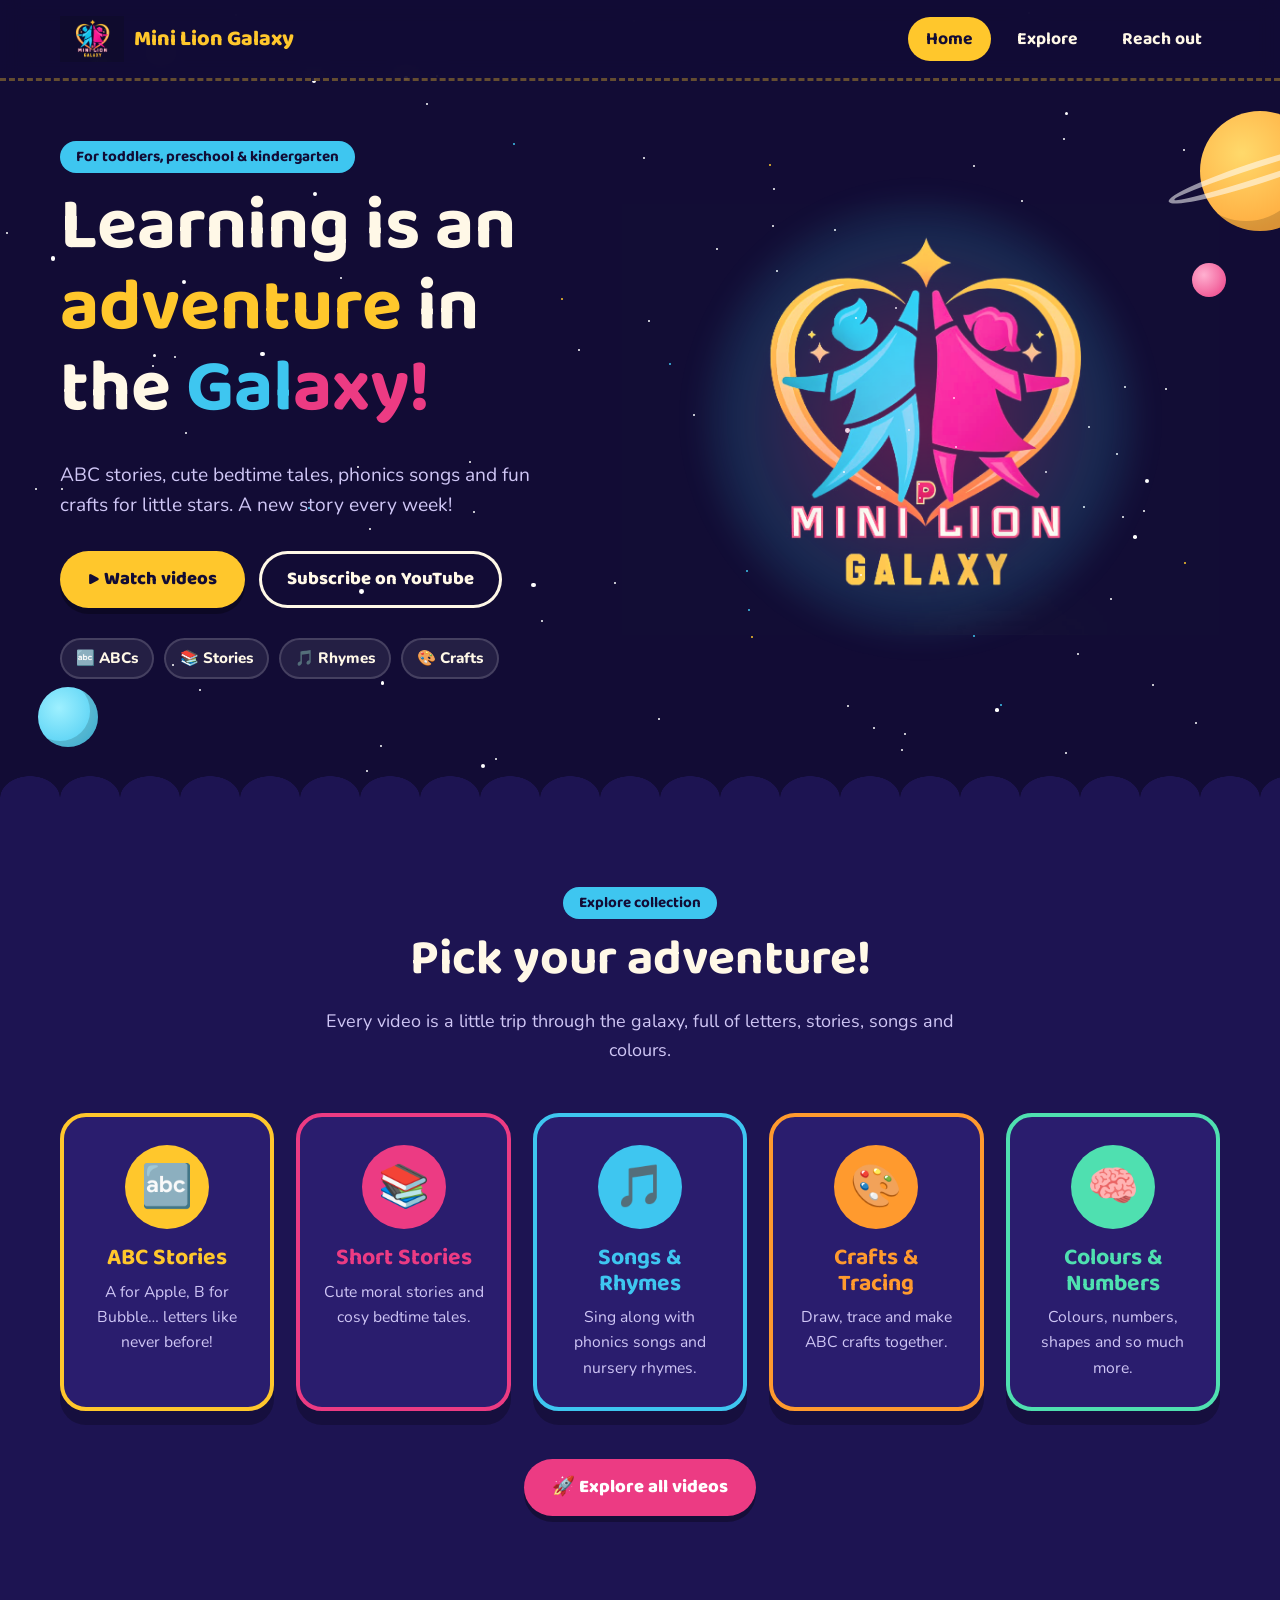
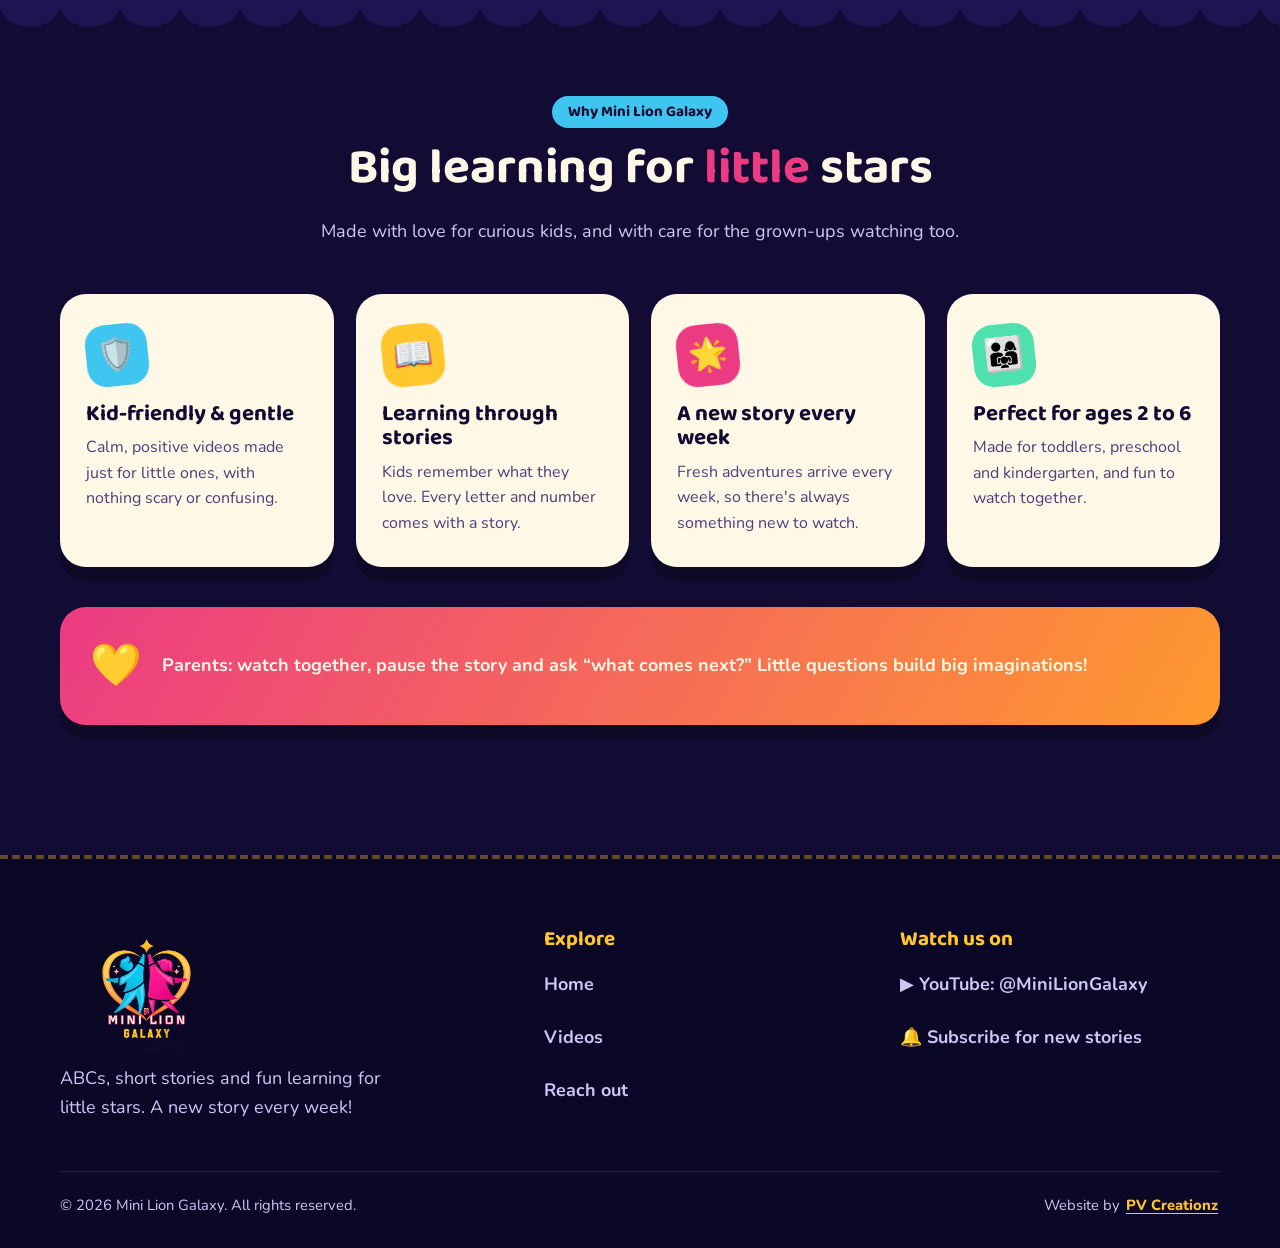
<file: index.html>
<!doctype html>
<html lang="en">
<head>
  <meta charset="utf-8">
  <meta name="viewport" content="width=device-width, initial-scale=1">
  <meta name="robots" content="noindex, nofollow">
  <title>Mini Lion Galaxy | ABCs, Stories &amp; Fun Learning for Little Stars</title>
  <meta name="description" content="ABC stories, bedtime tales, phonics songs and crafts for toddlers, preschool and kindergarten kids. A new story every week!">
  <meta name="theme-color" content="#120c35">
  <link rel="icon" href="logo.jpg">
  <link rel="preconnect" href="https://fonts.googleapis.com">
  <link rel="preconnect" href="https://fonts.gstatic.com" crossorigin>
  <link href="https://fonts.googleapis.com/css2?family=Baloo+2:wght@600;700;800&family=Nunito:wght@400;700;800&display=swap" rel="stylesheet">
  <link rel="stylesheet" href="style.css?v=4">
  <style>
    /* Hero logo size (home page only) */
    .hero-grid { grid-template-columns: 1fr 1.15fr; }
    .hero-art .logo-img { max-width: 620px; }
    /* Small pink planet: keep it at the right edge, clear of the logo */
    .hero-art .planet-3 { left: auto; right: -6px; top: 14%; z-index: 0; }
    @media (max-width: 860px) {
      .hero-art .planet-3 { right: auto; left: 6px; top: 8%; width: 26px; height: 26px; }
      .hero-grid { grid-template-columns: 1fr; }
      .hero-art .logo-img { max-width: 440px; }
    }
  </style>
</head>
<body>
  <a class="skip-link" href="#main">Skip to content</a>
  <div class="starfield" aria-hidden="true"></div>

  <header class="site-header">
    <div class="wrap header-inner">
      <a class="brand" href="./" aria-label="Mini Lion Galaxy home">
        <img class="logo-img" src="logo.jpg" alt="" width="64" height="46">
        <span>Mini Lion Galaxy</span>
      </a>
      <button class="menu-toggle" type="button" aria-expanded="false" aria-controls="main-nav" aria-label="Menu">☰</button>
      <nav class="main-nav" id="main-nav" aria-label="Main">
        <a href="./" aria-current="page">Home</a>
        <a href="explore.html">Explore</a>
        <a href="reach-out.html">Reach out</a>
      </nav>
    </div>
  </header>

  <main id="main">

    <!-- 1. Hero -->
    <section class="hero">
      <span class="planet planet-1" aria-hidden="true"></span>
      <span class="planet planet-2" aria-hidden="true"></span>
      <div class="wrap hero-grid">
        <div>
          <span class="eyebrow">For toddlers, preschool &amp; kindergarten</span>
          <h1>Learning is an <span class="c-sun">adventure</span> in the <span class="c-sky">Gal</span><span class="c-pink">axy!</span></h1>
          <p class="hero-lead">ABC stories, cute bedtime tales, phonics songs and fun crafts for little stars. A new story every week!</p>
          <div class="hero-actions">
            <a class="btn btn-sun" href="explore.html">▶ Watch videos</a>
            <a class="btn btn-outline" href="https://www.youtube.com/@miniliongalaxy?sub_confirmation=1" target="_blank" rel="noopener">Subscribe on YouTube</a>
          </div>
          <ul class="hero-tags" aria-label="What we make">
            <li>🔤 ABCs</li>
            <li>📚 Stories</li>
            <li>🎵 Rhymes</li>
            <li>🎨 Crafts</li>
          </ul>
        </div>
        <div class="hero-art">
          <span class="planet planet-3" aria-hidden="true"></span>
          <img class="logo-img" src="logo.jpg" alt="Mini Lion Galaxy logo: two happy kids giving a high five inside a heart" width="1280" height="924" style="height:auto;aspect-ratio:1280/924;object-fit:contain">
        </div>
      </div>
    </section>

    <!-- 2. Explore collection -->
    <section class="section section-alt" id="collection">
      <div class="wrap">
        <div class="section-head reveal">
          <span class="eyebrow">Explore collection</span>
          <h2>Pick your adventure!</h2>
          <p>Every video is a little trip through the galaxy, full of letters, stories, songs and colours.</p>
        </div>
        <div class="collection-grid">
          <a class="collection-card c-sun reveal" href="explore.html">
            <div class="icon" aria-hidden="true">🔤</div>
            <h3>ABC Stories</h3>
            <p>A for Apple, B for Bubble… letters like never before!</p>
          </a>
          <a class="collection-card c-pink reveal" href="explore.html">
            <div class="icon" aria-hidden="true">📚</div>
            <h3>Short Stories</h3>
            <p>Cute moral stories and cosy bedtime tales.</p>
          </a>
          <a class="collection-card c-sky reveal" href="explore.html">
            <div class="icon" aria-hidden="true">🎵</div>
            <h3>Songs &amp; Rhymes</h3>
            <p>Sing along with phonics songs and nursery rhymes.</p>
          </a>
          <a class="collection-card c-orange reveal" href="explore.html">
            <div class="icon" aria-hidden="true">🎨</div>
            <h3>Crafts &amp; Tracing</h3>
            <p>Draw, trace and make ABC crafts together.</p>
          </a>
          <a class="collection-card c-mint reveal" href="explore.html">
            <div class="icon" aria-hidden="true">🧠</div>
            <h3>Colours &amp; Numbers</h3>
            <p>Colours, numbers, shapes and so much more.</p>
          </a>
        </div>
        <div class="center-cta reveal">
          <a class="btn btn-pink" href="explore.html">🚀 Explore all videos</a>
        </div>
      </div>
    </section>

    <!-- 3. Why Mini Lion Galaxy -->
    <section class="section" id="why">
      <div class="wrap">
        <div class="section-head reveal">
          <span class="eyebrow">Why Mini Lion Galaxy</span>
          <h2>Big learning for <span style="color:var(--pink)">little</span> stars</h2>
          <p>Made with love for curious kids, and with care for the grown-ups watching too.</p>
        </div>
        <div class="why-grid">
          <div class="why-card reveal">
            <div class="badge" style="background:var(--sky)" aria-hidden="true">🛡️</div>
            <h3>Kid-friendly &amp; gentle</h3>
            <p>Calm, positive videos made just for little ones, with nothing scary or confusing.</p>
          </div>
          <div class="why-card reveal">
            <div class="badge" style="background:var(--sun)" aria-hidden="true">📖</div>
            <h3>Learning through stories</h3>
            <p>Kids remember what they love. Every letter and number comes with a story.</p>
          </div>
          <div class="why-card reveal">
            <div class="badge" style="background:var(--pink)" aria-hidden="true">🌟</div>
            <h3>A new story every week</h3>
            <p>Fresh adventures arrive every week, so there's always something new to watch.</p>
          </div>
          <div class="why-card reveal">
            <div class="badge" style="background:var(--mint)" aria-hidden="true">👨‍👩‍👧</div>
            <h3>Perfect for ages 2 to 6</h3>
            <p>Made for toddlers, preschool and kindergarten, and fun to watch together.</p>
          </div>
        </div>
        <div class="parent-note reveal">
          <span class="emoji" aria-hidden="true">💛</span>
          <p>Parents: watch together, pause the story and ask “what comes next?” Little questions build big imaginations!</p>
        </div>
      </div>
    </section>

  </main>

  <!-- 4. Footer -->
  <footer class="site-footer">
    <div class="wrap">
      <div class="footer-grid">
        <div class="footer-brand">
          <img class="logo-img" src="logo.jpg" alt="Mini Lion Galaxy" width="170" height="123" loading="lazy" style="height:auto">
          <p>ABCs, short stories and fun learning for little stars. A new story every week!</p>
        </div>
        <div>
          <h2>Explore</h2>
          <ul class="footer-links">
            <li><a href="./">Home</a></li>
            <li><a href="explore.html">Videos</a></li>
            <li><a href="reach-out.html">Reach out</a></li>
          </ul>
        </div>
        <div>
          <h2>Watch us on</h2>
          <ul class="footer-links">
            <li><a href="https://www.youtube.com/@miniliongalaxy" target="_blank" rel="noopener">▶ YouTube: @MiniLionGalaxy</a></li>
            <li><a href="https://www.youtube.com/@miniliongalaxy?sub_confirmation=1" target="_blank" rel="noopener">🔔 Subscribe for new stories</a></li>
          </ul>
        </div>
      </div>
      <div class="footer-bottom">
        <span>© <span data-year>2026</span> Mini Lion Galaxy. All rights reserved.</span>
        <span>Website by <a href="https://pvcreationz.online/" target="_blank" rel="noopener">PV Creationz</a></span>
      </div>
    </div>
  </footer>

  <script src="script.js?v=3"></script>
</body>
</html>
</file>
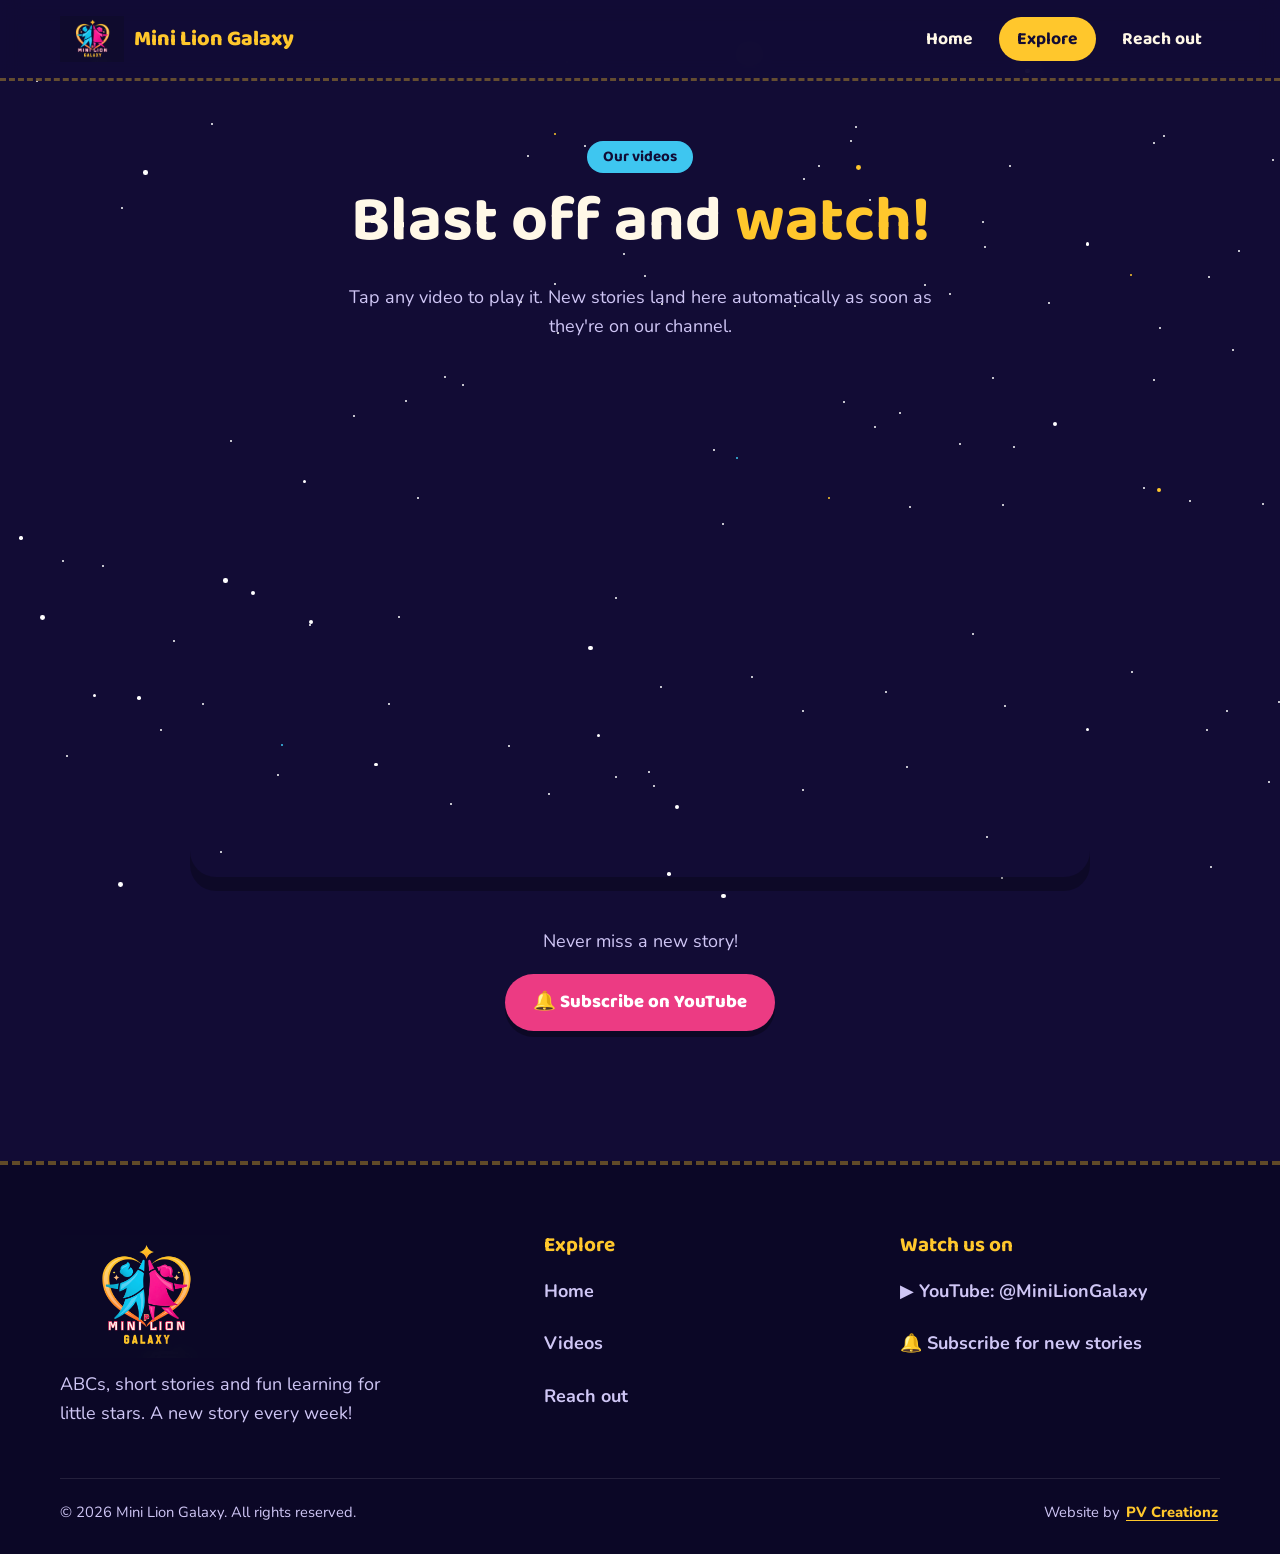
<file: explore.html>
<!doctype html>
<html lang="en">
<head>
  <meta charset="utf-8">
  <meta name="viewport" content="width=device-width, initial-scale=1">
  <meta name="robots" content="noindex, nofollow">
  <title>Explore Videos | Mini Lion Galaxy</title>
  <meta name="description" content="Watch every Mini Lion Galaxy video: ABC stories, short stories, phonics songs and more.">
  <meta name="theme-color" content="#120c35">
  <link rel="icon" href="logo.jpg">
  <link rel="preconnect" href="https://fonts.googleapis.com">
  <link rel="preconnect" href="https://fonts.gstatic.com" crossorigin>
  <link href="https://fonts.googleapis.com/css2?family=Baloo+2:wght@600;700;800&family=Nunito:wght@400;700;800&display=swap" rel="stylesheet">
  <link rel="stylesheet" href="style.css?v=4">
</head>
<body>
  <a class="skip-link" href="#main">Skip to content</a>
  <div class="starfield" aria-hidden="true"></div>

  <header class="site-header">
    <div class="wrap header-inner">
      <a class="brand" href="./" aria-label="Mini Lion Galaxy home">
        <img class="logo-img" src="logo.jpg" alt="" width="64" height="46">
        <span>Mini Lion Galaxy</span>
      </a>
      <button class="menu-toggle" type="button" aria-expanded="false" aria-controls="main-nav" aria-label="Menu">☰</button>
      <nav class="main-nav" id="main-nav" aria-label="Main">
        <a href="./">Home</a>
        <a href="explore.html" aria-current="page">Explore</a>
        <a href="reach-out.html">Reach out</a>
      </nav>
    </div>
  </header>

  <main id="main">
    <section class="section" style="padding-top:60px">
      <div class="wrap">
        <div class="page-banner" style="padding-top:0">
          <span class="eyebrow">Our videos</span>
          <h1>Blast off and <span>watch!</span></h1>
          <p>Tap any video to play it. New stories land here automatically as soon as they're on our channel.</p>
        </div>

        <!-- Filled automatically from the YouTube channel (see videos.php) -->
        <div class="video-grid" id="video-grid" aria-live="polite"></div>
        <div class="video-status" id="video-status">
          <div class="loader" aria-hidden="true"><span></span><span></span><span></span></div>
          <p>Loading videos from the galaxy…</p>
        </div>

        <div class="channel-cta">
          <p>Never miss a new story!</p>
          <a class="btn btn-pink" href="https://www.youtube.com/@miniliongalaxy?sub_confirmation=1" target="_blank" rel="noopener">🔔 Subscribe on YouTube</a>
        </div>
      </div>
    </section>
  </main>

  <div class="player-modal" role="dialog" aria-modal="true" aria-label="Video player">
    <div class="player-box">
      <button class="player-close" type="button" aria-label="Close video">✕</button>
      <div class="player-frame"></div>
      <p class="player-title"></p>
    </div>
  </div>

  <footer class="site-footer">
    <div class="wrap">
      <div class="footer-grid">
        <div class="footer-brand">
          <img class="logo-img" src="logo.jpg" alt="Mini Lion Galaxy" width="170" height="123" loading="lazy" style="height:auto">
          <p>ABCs, short stories and fun learning for little stars. A new story every week!</p>
        </div>
        <div>
          <h2>Explore</h2>
          <ul class="footer-links">
            <li><a href="./">Home</a></li>
            <li><a href="explore.html">Videos</a></li>
            <li><a href="reach-out.html">Reach out</a></li>
          </ul>
        </div>
        <div>
          <h2>Watch us on</h2>
          <ul class="footer-links">
            <li><a href="https://www.youtube.com/@miniliongalaxy" target="_blank" rel="noopener">▶ YouTube: @MiniLionGalaxy</a></li>
            <li><a href="https://www.youtube.com/@miniliongalaxy?sub_confirmation=1" target="_blank" rel="noopener">🔔 Subscribe for new stories</a></li>
          </ul>
        </div>
      </div>
      <div class="footer-bottom">
        <span>© <span data-year>2026</span> Mini Lion Galaxy. All rights reserved.</span>
        <span>Website by <a href="https://pvcreationz.online/" target="_blank" rel="noopener">PV Creationz</a></span>
      </div>
    </div>
  </footer>

  <script src="script.js?v=3"></script>
</body>
</html>
</file>
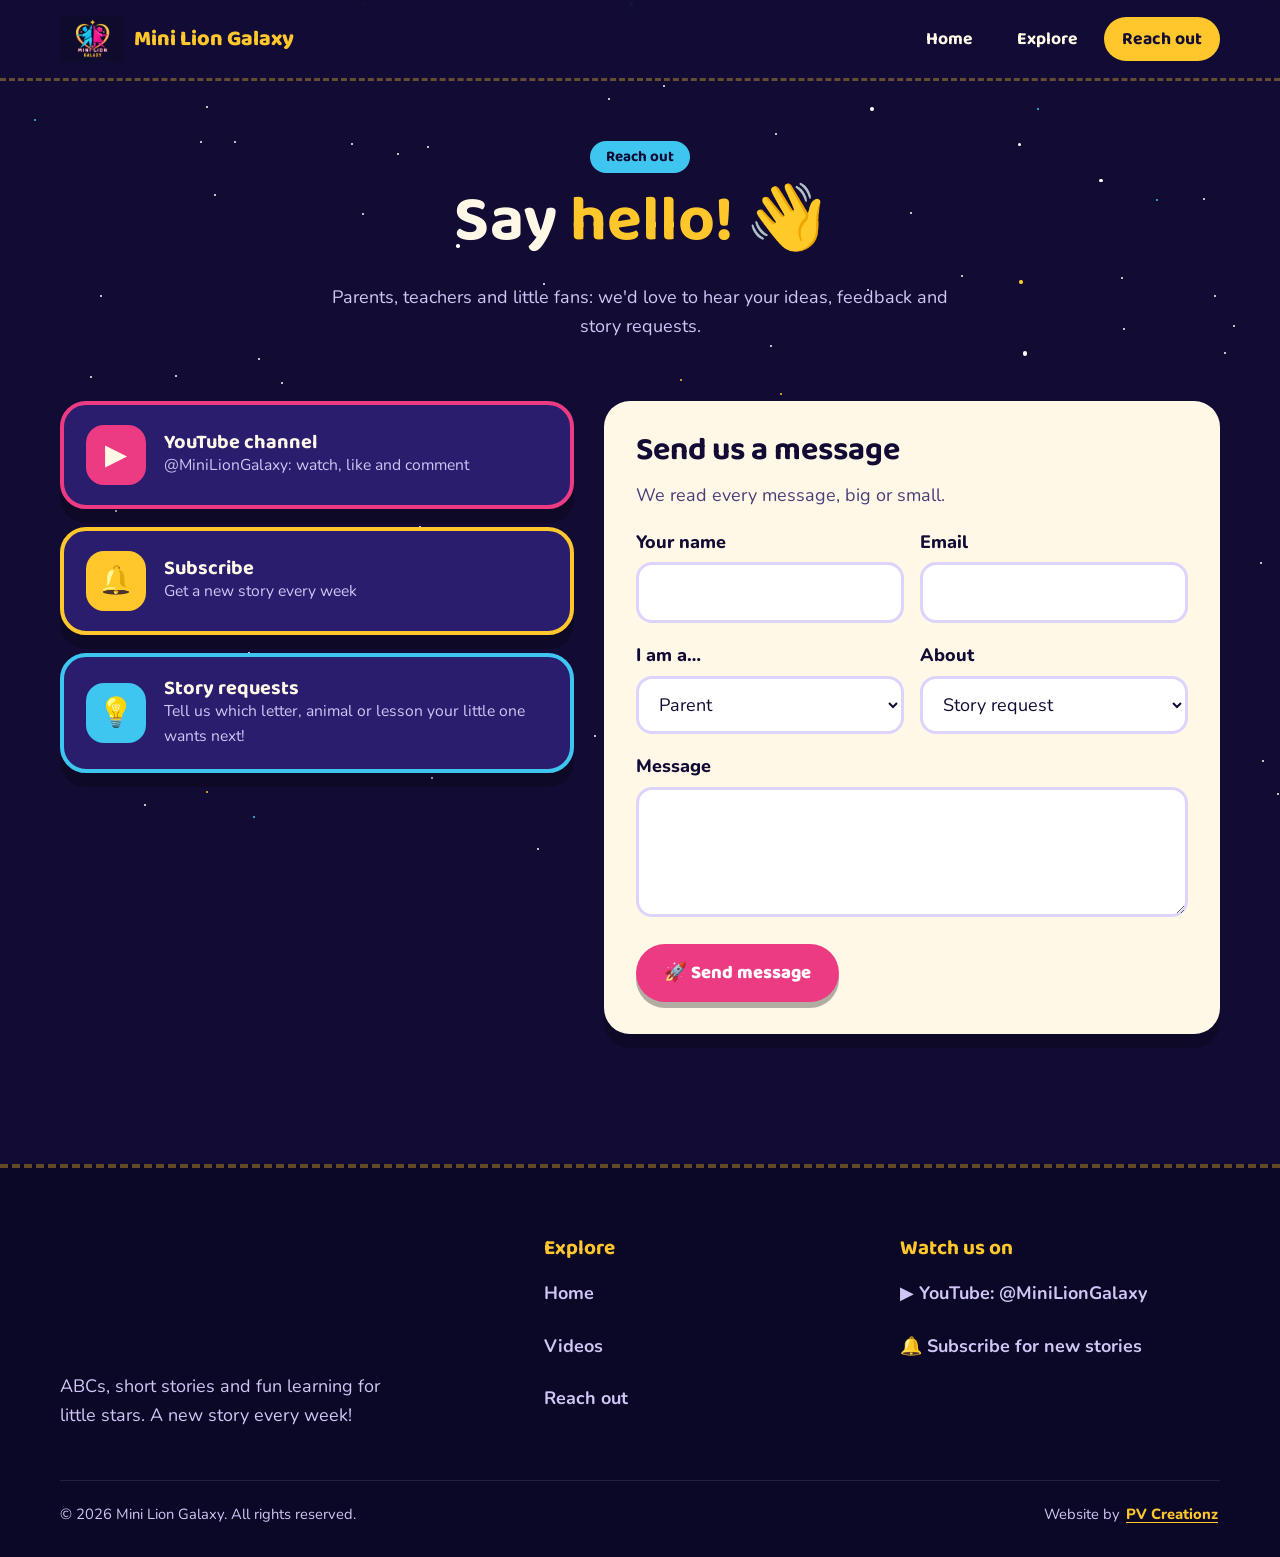
<file: reach-out.html>
<!doctype html>
<html lang="en">
<head>
  <meta charset="utf-8">
  <meta name="viewport" content="width=device-width, initial-scale=1">
  <meta name="robots" content="noindex, nofollow">
  <title>Reach Out | Mini Lion Galaxy</title>
  <meta name="description" content="Say hello to Mini Lion Galaxy: ideas, feedback and collaborations welcome.">
  <meta name="theme-color" content="#120c35">
  <link rel="icon" href="logo.jpg">
  <link rel="preconnect" href="https://fonts.googleapis.com">
  <link rel="preconnect" href="https://fonts.gstatic.com" crossorigin>
  <link href="https://fonts.googleapis.com/css2?family=Baloo+2:wght@600;700;800&family=Nunito:wght@400;700;800&display=swap" rel="stylesheet">
  <link rel="stylesheet" href="style.css?v=4">
</head>
<body>
  <a class="skip-link" href="#main">Skip to content</a>
  <div class="starfield" aria-hidden="true"></div>

  <header class="site-header">
    <div class="wrap header-inner">
      <a class="brand" href="./" aria-label="Mini Lion Galaxy home">
        <img class="logo-img" src="logo.jpg" alt="" width="64" height="46">
        <span>Mini Lion Galaxy</span>
      </a>
      <button class="menu-toggle" type="button" aria-expanded="false" aria-controls="main-nav" aria-label="Menu">☰</button>
      <nav class="main-nav" id="main-nav" aria-label="Main">
        <a href="./">Home</a>
        <a href="explore.html">Explore</a>
        <a href="reach-out.html" aria-current="page">Reach out</a>
      </nav>
    </div>
  </header>

  <main id="main">
    <div class="page-banner wrap">
      <span class="eyebrow">Reach out</span>
      <h1>Say <span>hello!</span> 👋</h1>
      <p>Parents, teachers and little fans: we'd love to hear your ideas, feedback and story requests.</p>
    </div>

    <section class="section" style="padding-top:30px">
      <div class="wrap reach-grid">
        <div class="contact-cards">
          <a class="contact-card reveal" style="--c:var(--pink)" href="https://www.youtube.com/@miniliongalaxy" target="_blank" rel="noopener">
            <span class="icon" aria-hidden="true">▶️</span>
            <span>
              <h2>YouTube channel</h2>
              <p>@MiniLionGalaxy: watch, like and comment</p>
            </span>
          </a>
          <a class="contact-card reveal" style="--c:var(--sun)" href="https://www.youtube.com/@miniliongalaxy?sub_confirmation=1" target="_blank" rel="noopener">
            <span class="icon" aria-hidden="true">🔔</span>
            <span>
              <h2>Subscribe</h2>
              <p>Get a new story every week</p>
            </span>
          </a>
          <div class="contact-card reveal" style="--c:var(--sky)">
            <span class="icon" aria-hidden="true">💡</span>
            <span>
              <h2>Story requests</h2>
              <p>Tell us which letter, animal or lesson your little one wants next!</p>
            </span>
          </div>
        </div>

        <form class="form-card reveal" id="reach-form" novalidate>
          <h2>Send us a message</h2>
          <p>We read every message, big or small.</p>
          <div class="form-row">
            <div class="field">
              <label for="f-name">Your name</label>
              <input id="f-name" name="name" type="text" autocomplete="name" required>
            </div>
            <div class="field">
              <label for="f-email">Email</label>
              <input id="f-email" name="email" type="email" autocomplete="email" required>
            </div>
          </div>
          <div class="form-row">
            <div class="field">
              <label for="f-who">I am a…</label>
              <select id="f-who" name="who">
                <option>Parent</option>
                <option>Teacher</option>
                <option>Brand / Collaboration</option>
                <option>Other</option>
              </select>
            </div>
            <div class="field">
              <label for="f-topic">About</label>
              <select id="f-topic" name="topic">
                <option>Story request</option>
                <option>Feedback</option>
                <option>Collaboration</option>
                <option>Something else</option>
              </select>
            </div>
          </div>
          <div class="field">
            <label for="f-message">Message</label>
            <textarea id="f-message" name="message" required></textarea>
          </div>
          <button class="btn btn-pink" type="submit">🚀 Send message</button>
          <p class="form-note" id="form-note" aria-live="polite"></p>
        </form>
      </div>
    </section>
  </main>

  <footer class="site-footer">
    <div class="wrap">
      <div class="footer-grid">
        <div class="footer-brand">
          <img class="logo-img" src="logo.jpg" alt="Mini Lion Galaxy" width="170" height="123" loading="lazy" style="height:auto">
          <p>ABCs, short stories and fun learning for little stars. A new story every week!</p>
        </div>
        <div>
          <h2>Explore</h2>
          <ul class="footer-links">
            <li><a href="./">Home</a></li>
            <li><a href="explore.html">Videos</a></li>
            <li><a href="reach-out.html">Reach out</a></li>
          </ul>
        </div>
        <div>
          <h2>Watch us on</h2>
          <ul class="footer-links">
            <li><a href="https://www.youtube.com/@miniliongalaxy" target="_blank" rel="noopener">▶ YouTube: @MiniLionGalaxy</a></li>
            <li><a href="https://www.youtube.com/@miniliongalaxy?sub_confirmation=1" target="_blank" rel="noopener">🔔 Subscribe for new stories</a></li>
          </ul>
        </div>
      </div>
      <div class="footer-bottom">
        <span>© <span data-year>2026</span> Mini Lion Galaxy. All rights reserved.</span>
        <span>Website by <a href="https://pvcreationz.online/" target="_blank" rel="noopener">PV Creationz</a></span>
      </div>
    </div>
  </footer>

  <script src="script.js?v=3"></script>
</body>
</html>
</file>
<file: style.css>
/* ==========================================================
   Mini Lion Galaxy — kid-friendly galaxy theme
   Colours are taken from the logo.
   ========================================================== */

:root {
  --space: #120c35;        /* deep space background */
  --space-2: #1d1452;      /* lighter section band */
  --space-3: #2a1d6e;      /* cards */
  --sky: #3ec6f0;          /* boy figure blue */
  --pink: #ec3b83;         /* girl figure pink */
  --sun: #ffc72c;          /* star yellow */
  --orange: #ff9a2e;       /* heart orange */
  --mint: #4fe0b0;
  --cream: #fff8e7;
  --text: #fff8e7;
  --muted: #cfc6f5;
  --radius: 26px;
  --shadow: 0 14px 0 rgba(0, 0, 0, 0.25);
  --font-fun: "Baloo 2", "Comic Sans MS", system-ui, sans-serif;
  --font-body: "Nunito", system-ui, -apple-system, "Segoe UI", sans-serif;
}

*, *::before, *::after { box-sizing: border-box; }

html { scroll-behavior: smooth; }

body {
  margin: 0;
  font-family: var(--font-body);
  font-size: 18px;
  line-height: 1.6;
  color: var(--text);
  background: var(--space);
  overflow-x: hidden;
}

img { max-width: 100%; height: auto; display: block; }

a { color: inherit; }

h1, h2, h3 {
  font-family: var(--font-fun);
  line-height: 1.1;
  margin: 0 0 0.4em;
}

.wrap { width: min(1160px, 100% - 32px); margin-inline: auto; }

.skip-link {
  position: absolute; left: -999px; top: 8px;
  background: var(--sun); color: var(--space); padding: 8px 14px; border-radius: 12px; z-index: 100;
}
.skip-link:focus { left: 8px; }

/* The logo has a black background: "screen" blending lets it melt into the night sky. */
.logo-img { mix-blend-mode: screen; }

/* ---------- Starfield (filled by script.js) ---------- */
.starfield { position: fixed; inset: 0; z-index: -1; pointer-events: none; overflow: hidden; }
.starfield .star {
  position: absolute; border-radius: 50%; background: #fff;
  animation: twinkle 3.5s ease-in-out infinite;
}
@keyframes twinkle { 0%, 100% { opacity: 0.15; transform: scale(0.8); } 50% { opacity: 1; transform: scale(1.2); } }

/* ---------- Header ---------- */
.site-header {
  position: sticky; top: 0; z-index: 50;
  background: rgba(18, 12, 53, 0.85);
  backdrop-filter: blur(10px);
  -webkit-backdrop-filter: blur(10px);
  border-bottom: 3px dashed rgba(255, 199, 44, 0.35);
}
.header-inner { display: flex; align-items: center; justify-content: space-between; gap: 16px; min-height: 78px; }

.brand { display: flex; align-items: center; gap: 10px; text-decoration: none; }
.brand img { width: 64px; height: 46px; object-fit: cover; }
.brand span { font-family: var(--font-fun); font-weight: 800; font-size: 1.35rem; color: var(--sun); white-space: nowrap; }

.main-nav { display: flex; gap: 8px; }
.main-nav a {
  font-family: var(--font-fun); font-weight: 700; font-size: 1.1rem;
  text-decoration: none; padding: 8px 18px; border-radius: 999px;
  transition: background 0.2s, transform 0.2s;
}
.main-nav a:hover { background: rgba(255, 255, 255, 0.1); transform: translateY(-2px); }
.main-nav a[aria-current="page"] { background: var(--sun); color: var(--space); }

.menu-toggle {
  display: none; background: var(--sun); color: var(--space); border: 0;
  width: 48px; height: 48px; border-radius: 16px; font-size: 1.5rem; cursor: pointer;
}

@media (max-width: 760px) {
  .menu-toggle { display: grid; place-items: center; }
  .brand span { font-size: 1.15rem; }
  .main-nav {
    position: absolute; top: 100%; left: 16px; right: 16px;
    flex-direction: column; padding: 12px;
    background: var(--space-3); border-radius: var(--radius); box-shadow: var(--shadow);
    display: none;
  }
  .main-nav.open { display: flex; }
  .main-nav a { padding: 12px 18px; }
}

/* ---------- Buttons ---------- */
.btn {
  display: inline-flex; align-items: center; justify-content: center; gap: 10px;
  font-family: var(--font-fun); font-weight: 800; font-size: 1.15rem;
  text-decoration: none; border: 0; cursor: pointer;
  padding: 14px 28px; border-radius: 999px;
  box-shadow: 0 6px 0 rgba(0, 0, 0, 0.3);
  transition: transform 0.15s, box-shadow 0.15s;
}
.btn:hover { transform: translateY(-3px); box-shadow: 0 9px 0 rgba(0, 0, 0, 0.3); }
.btn:active { transform: translateY(3px); box-shadow: 0 3px 0 rgba(0, 0, 0, 0.3); }
.btn-sun { background: var(--sun); color: var(--space); }
.btn-pink { background: var(--pink); color: #fff; }
.btn-sky { background: var(--sky); color: var(--space); }
.btn-outline { background: transparent; color: var(--text); box-shadow: inset 0 0 0 3px var(--text); }
.btn-outline:hover { box-shadow: inset 0 0 0 3px var(--sun); color: var(--sun); }

/* ---------- Sections ---------- */
.section { padding: 90px 0; position: relative; }
.section-alt { background: var(--space-2); }
.section-alt::before, .section-alt::after {
  content: ""; position: absolute; left: 0; right: 0; height: 40px;
  background: var(--space-2);
  -webkit-mask: radial-gradient(30px 22px at 30px 100%, #000 98%, transparent) 0 0 / 60px 40px repeat-x;
          mask: radial-gradient(30px 22px at 30px 100%, #000 98%, transparent) 0 0 / 60px 40px repeat-x;
}
.section-alt::before { top: -39px; }
.section-alt::after { bottom: -39px; transform: scaleY(-1); }

.section-head { text-align: center; max-width: 680px; margin: 0 auto 48px; }
.section-head h2 { font-size: clamp(2rem, 5vw, 3.1rem); }
.section-head p { color: var(--muted); margin: 0; }
.eyebrow {
  display: inline-block; font-family: var(--font-fun); font-weight: 700;
  color: var(--space); background: var(--sky); padding: 4px 16px; border-radius: 999px;
  margin-bottom: 14px; font-size: 0.95rem;
}

/* ---------- Hero ---------- */
.hero { padding: 60px 0 100px; position: relative; overflow: hidden; }
.hero-grid { display: grid; grid-template-columns: 1.05fr 1fr; gap: 40px; align-items: center; }
.hero h1 { font-size: clamp(2.6rem, 6.5vw, 4.6rem); }
.hero h1 .c-sky { color: var(--sky); }
.hero h1 .c-pink { color: var(--pink); }
.hero h1 .c-sun { color: var(--sun); }
.hero-lead { font-size: 1.2rem; color: var(--muted); max-width: 520px; margin: 0 0 30px; }
.hero-actions { display: flex; flex-wrap: wrap; gap: 14px; }
.hero-tags { display: flex; flex-wrap: wrap; gap: 10px; margin-top: 30px; padding: 0; list-style: none; }
.hero-tags li {
  font-weight: 800; font-size: 0.95rem; padding: 6px 14px; border-radius: 999px;
  background: rgba(255, 255, 255, 0.08); border: 2px solid rgba(255, 255, 255, 0.15);
}

.hero-art { position: relative; display: grid; place-items: center; }
.hero-art .logo-img { width: 100%; max-width: 520px; height: auto; aspect-ratio: 1280 / 924; object-fit: contain; animation: bob 5s ease-in-out infinite; }
.hero-art::before {
  content: ""; position: absolute; width: 78%; aspect-ratio: 1; border-radius: 50%;
  background: radial-gradient(circle, rgba(236, 59, 131, 0.35), rgba(62, 198, 240, 0.15) 55%, transparent 70%);
  filter: blur(10px);
}
@keyframes bob { 0%, 100% { transform: translateY(0) rotate(-1deg); } 50% { transform: translateY(-14px) rotate(1deg); } }

.planet { position: absolute; border-radius: 50%; pointer-events: none; }
.planet-1 {
  width: 120px; height: 120px; top: 30px; right: -40px;
  background: radial-gradient(circle at 35% 35%, #ffd96b, var(--orange));
  box-shadow: inset -14px -10px 0 rgba(0, 0, 0, 0.15);
  animation: float 9s ease-in-out infinite;
}
.planet-1::after {
  content: ""; position: absolute; left: -30%; top: 42%; width: 160%; height: 18%;
  border-radius: 50%; border: 6px solid rgba(255, 255, 255, 0.55); transform: rotate(-18deg);
}
.planet-2 {
  width: 60px; height: 60px; bottom: 50px; left: 3%;
  background: radial-gradient(circle at 35% 35%, #9ef0ff, var(--sky));
  box-shadow: inset -8px -6px 0 rgba(0, 0, 0, 0.15);
  animation: float 7s ease-in-out infinite reverse;
}
.planet-3 {
  width: 34px; height: 34px; top: 45%; left: 46%;
  background: radial-gradient(circle at 35% 35%, #ffb0d0, var(--pink));
  animation: float 6s ease-in-out infinite;
}
@keyframes float { 0%, 100% { transform: translate(0, 0); } 50% { transform: translate(-10px, 16px); } }

@media (max-width: 860px) {
  .hero { padding-top: 30px; text-align: center; }
  .hero-grid { grid-template-columns: 1fr; }
  .hero-art { order: -1; }
  .hero-art .logo-img { max-width: 360px; }
  .hero-lead { margin-inline: auto; }
  .hero-actions, .hero-tags { justify-content: center; }
  .planet-1 { width: 80px; height: 80px; right: -20px; }
}

/* ---------- Explore collection ---------- */
.collection-grid { display: grid; grid-template-columns: repeat(auto-fit, minmax(200px, 1fr)); gap: 22px; }
.collection-card {
  --c: var(--sky);
  position: relative; text-decoration: none;
  background: var(--space-3); border-radius: var(--radius);
  padding: 28px 22px 26px; text-align: center;
  border: 4px solid var(--c); box-shadow: var(--shadow);
  transition: transform 0.25s cubic-bezier(.34, 1.56, .64, 1);
}
.collection-card:hover { transform: translateY(-8px) rotate(-1.5deg); }
.collection-card:nth-child(even):hover { transform: translateY(-8px) rotate(1.5deg); }
.collection-card .icon {
  width: 84px; height: 84px; margin: 0 auto 16px; border-radius: 50%;
  display: grid; place-items: center; font-size: 2.6rem; background: var(--c);
}
.collection-card h3 { font-size: 1.45rem; color: var(--c); }
.collection-card p { margin: 0; font-size: 0.98rem; color: var(--muted); }
.c-sky { --c: var(--sky); }
.c-pink { --c: var(--pink); }
.c-sun { --c: var(--sun); }
.c-orange { --c: var(--orange); }
.c-mint { --c: var(--mint); }
.center-cta { text-align: center; margin-top: 48px; }

/* ---------- Why Mini Lion Galaxy ---------- */
.why-grid { display: grid; grid-template-columns: repeat(auto-fit, minmax(240px, 1fr)); gap: 22px; }
.why-card {
  background: var(--cream); color: var(--space);
  border-radius: var(--radius); padding: 30px 26px; box-shadow: var(--shadow);
}
.why-card .badge {
  width: 62px; height: 62px; border-radius: 20px; display: grid; place-items: center;
  font-size: 2rem; margin-bottom: 16px; transform: rotate(-6deg);
}
.why-card h3 { font-size: 1.4rem; }
.why-card p { margin: 0; font-size: 1rem; color: #4a3f7a; }

.parent-note {
  margin-top: 40px; display: flex; gap: 20px; align-items: center;
  background: linear-gradient(120deg, var(--pink), var(--orange));
  border-radius: var(--radius); padding: 26px 30px; box-shadow: var(--shadow);
}
.parent-note .emoji { font-size: 2.6rem; flex: none; }
.parent-note p { margin: 0; font-weight: 700; }
@media (max-width: 600px) { .parent-note { flex-direction: column; text-align: center; } }

/* ---------- Page banner (inner pages) ---------- */
.page-banner { padding: 60px 0 30px; text-align: center; }
.page-banner h1 { font-size: clamp(2.4rem, 6vw, 4rem); }
.page-banner h1 span { color: var(--sun); }
.page-banner p { color: var(--muted); max-width: 620px; margin: 0 auto; }

/* ---------- Videos ---------- */
.video-grid { display: grid; grid-template-columns: repeat(auto-fill, minmax(290px, 1fr)); gap: 26px; }
.video-card {
  background: var(--space-3); border-radius: var(--radius); overflow: hidden;
  box-shadow: var(--shadow); border: 4px solid transparent;
  transition: transform 0.25s cubic-bezier(.34, 1.56, .64, 1), border-color 0.2s;
}
.video-card:hover { transform: translateY(-6px); border-color: var(--sun); }
.video-card button {
  all: unset; display: block; width: 100%; cursor: pointer;
}
.video-card button:focus-visible { outline: 4px solid var(--sky); outline-offset: -4px; }
.video-thumb { position: relative; aspect-ratio: 16 / 9; background: #000; }
.video-thumb img { width: 100%; height: 100%; object-fit: cover; }
.play-badge {
  position: absolute; inset: 0; margin: auto; width: 70px; height: 70px; border-radius: 50%;
  background: var(--pink); display: grid; place-items: center;
  box-shadow: 0 0 0 8px rgba(236, 59, 131, 0.35);
  transition: transform 0.2s;
}
.play-badge::after {
  content: ""; margin-left: 6px;
  border-left: 22px solid #fff; border-top: 14px solid transparent; border-bottom: 14px solid transparent;
}
.video-card:hover .play-badge { transform: scale(1.12); }
.new-badge {
  position: absolute; top: 12px; left: 12px; background: var(--sun); color: var(--space);
  font-family: var(--font-fun); font-weight: 800; padding: 2px 12px; border-radius: 999px; font-size: 0.9rem;
}
.video-info { padding: 18px 20px 22px; }
.video-info h2 { font-size: 1.2rem; margin: 0 0 6px; }
.video-info .meta { font-size: 0.9rem; color: var(--muted); }

.video-status { text-align: center; padding: 50px 20px; color: var(--muted); }
.loader { display: inline-flex; gap: 10px; margin-bottom: 14px; }
.loader span { width: 16px; height: 16px; border-radius: 50%; animation: hop 0.9s ease-in-out infinite; }
.loader span:nth-child(1) { background: var(--sky); }
.loader span:nth-child(2) { background: var(--pink); animation-delay: 0.15s; }
.loader span:nth-child(3) { background: var(--sun); animation-delay: 0.3s; }
@keyframes hop { 0%, 100% { transform: translateY(0); } 50% { transform: translateY(-14px); } }

.playlist-embed { aspect-ratio: 16 / 9; width: 100%; max-width: 900px; margin: 0 auto; border-radius: var(--radius); overflow: hidden; box-shadow: var(--shadow); }
.playlist-embed iframe { width: 100%; height: 100%; border: 0; }

.channel-cta { text-align: center; margin-top: 50px; }
.channel-cta p { color: var(--muted); }

/* ---------- Video player popup ---------- */
.player-modal {
  position: fixed; inset: 0; z-index: 200; display: none;
  background: rgba(8, 5, 25, 0.9); padding: 16px;
  align-items: center; justify-content: center;
}
.player-modal.open { display: flex; }
.player-box { width: min(1000px, 100%); position: relative; }
.player-frame { aspect-ratio: 16 / 9; background: #000; border-radius: 20px; overflow: hidden; border: 5px solid var(--sun); }
.player-frame iframe { width: 100%; height: 100%; border: 0; }
.player-close {
  position: absolute; top: -18px; right: -10px; width: 52px; height: 52px; border-radius: 50%;
  border: 0; background: var(--pink); color: #fff; font-size: 1.6rem; cursor: pointer;
  box-shadow: 0 4px 0 rgba(0, 0, 0, 0.3);
}
.player-title { font-family: var(--font-fun); font-size: 1.3rem; margin-top: 14px; text-align: center; }

/* ---------- Reach out ---------- */
.reach-grid { display: grid; grid-template-columns: 1fr 1.2fr; gap: 30px; align-items: start; }
@media (max-width: 860px) { .reach-grid { grid-template-columns: 1fr; } }
.contact-cards { display: grid; gap: 18px; }
.contact-card {
  display: flex; gap: 18px; align-items: center; text-decoration: none;
  background: var(--space-3); border-radius: var(--radius); padding: 20px 22px;
  border: 4px solid var(--c, var(--sky)); box-shadow: var(--shadow);
  transition: transform 0.2s;
}
a.contact-card:hover { transform: translateX(6px); }
.contact-card .icon {
  flex: none; width: 60px; height: 60px; border-radius: 18px; display: grid; place-items: center;
  font-size: 1.8rem; background: var(--c, var(--sky));
}
.contact-card h2 { font-size: 1.25rem; margin: 0; }
.contact-card p { margin: 0; color: var(--muted); font-size: 0.98rem; }

.form-card { background: var(--cream); color: var(--space); border-radius: var(--radius); padding: 32px; box-shadow: var(--shadow); }
.form-card h2 { font-size: 2rem; }
.form-card > p { margin-top: 0; color: #4a3f7a; }
.field { margin-bottom: 18px; }
.field label { display: block; font-weight: 800; margin-bottom: 6px; }
.field input, .field select, .field textarea {
  width: 100%; font: inherit; color: var(--space);
  padding: 13px 16px; border-radius: 16px; border: 3px solid #ddd3ff; background: #fff;
}
.field input:focus, .field select:focus, .field textarea:focus { outline: none; border-color: var(--sky); }
.field textarea { min-height: 130px; resize: vertical; }
.form-row { display: grid; grid-template-columns: 1fr 1fr; gap: 16px; }
@media (max-width: 560px) { .form-row { grid-template-columns: 1fr; } .form-card { padding: 24px 18px; } }
.form-note { font-size: 0.9rem; color: #6a5f9a; margin: 12px 0 0; }

/* ---------- Footer ---------- */
.site-footer { background: #0b0726; padding: 70px 0 30px; margin-top: 40px; border-top: 4px dashed rgba(255, 199, 44, 0.35); }
.footer-grid { display: grid; grid-template-columns: 1.4fr 1fr 1fr; gap: 36px; }
.footer-brand img { width: 170px; height: auto; margin-bottom: 12px; }
.footer-brand p { color: var(--muted); margin: 0; max-width: 340px; }
.site-footer h2 { font-size: 1.3rem; color: var(--sun); }
.footer-links { list-style: none; padding: 0; margin: 0; display: grid; gap: 4px; }
.footer-links a { display: inline-block; padding: 10px 0; min-height: 44px; text-decoration: none; color: var(--muted); font-weight: 700; }
.footer-links a:hover { color: var(--sky); }
.footer-bottom {
  margin-top: 50px; padding-top: 22px; border-top: 1px solid rgba(255, 255, 255, 0.1);
  display: flex; flex-wrap: wrap; justify-content: space-between; gap: 10px;
  font-size: 0.92rem; color: var(--muted);
}
.footer-bottom a {
  color: var(--sun); font-weight: 800;
  text-decoration: underline; text-underline-offset: 3px;
  display: inline-block; padding: 10px 2px; margin: -10px 0;
}
.footer-bottom a:hover { color: var(--sky); }
@media (max-width: 760px) {
  .footer-grid { grid-template-columns: 1fr; text-align: center; }
  .footer-brand img, .footer-brand p { margin-inline: auto; }
  .footer-bottom { justify-content: center; text-align: center; }
}

/* ---------- Pop-in animation ---------- */
.reveal { opacity: 0; transform: translateY(30px) scale(0.97); transition: opacity 0.6s, transform 0.6s cubic-bezier(.34, 1.56, .64, 1); }
.reveal.shown { opacity: 1; transform: none; }

@media (prefers-reduced-motion: reduce) {
  *, *::before, *::after { animation: none !important; transition: none !important; }
  .reveal { opacity: 1; transform: none; }
}
</file>
